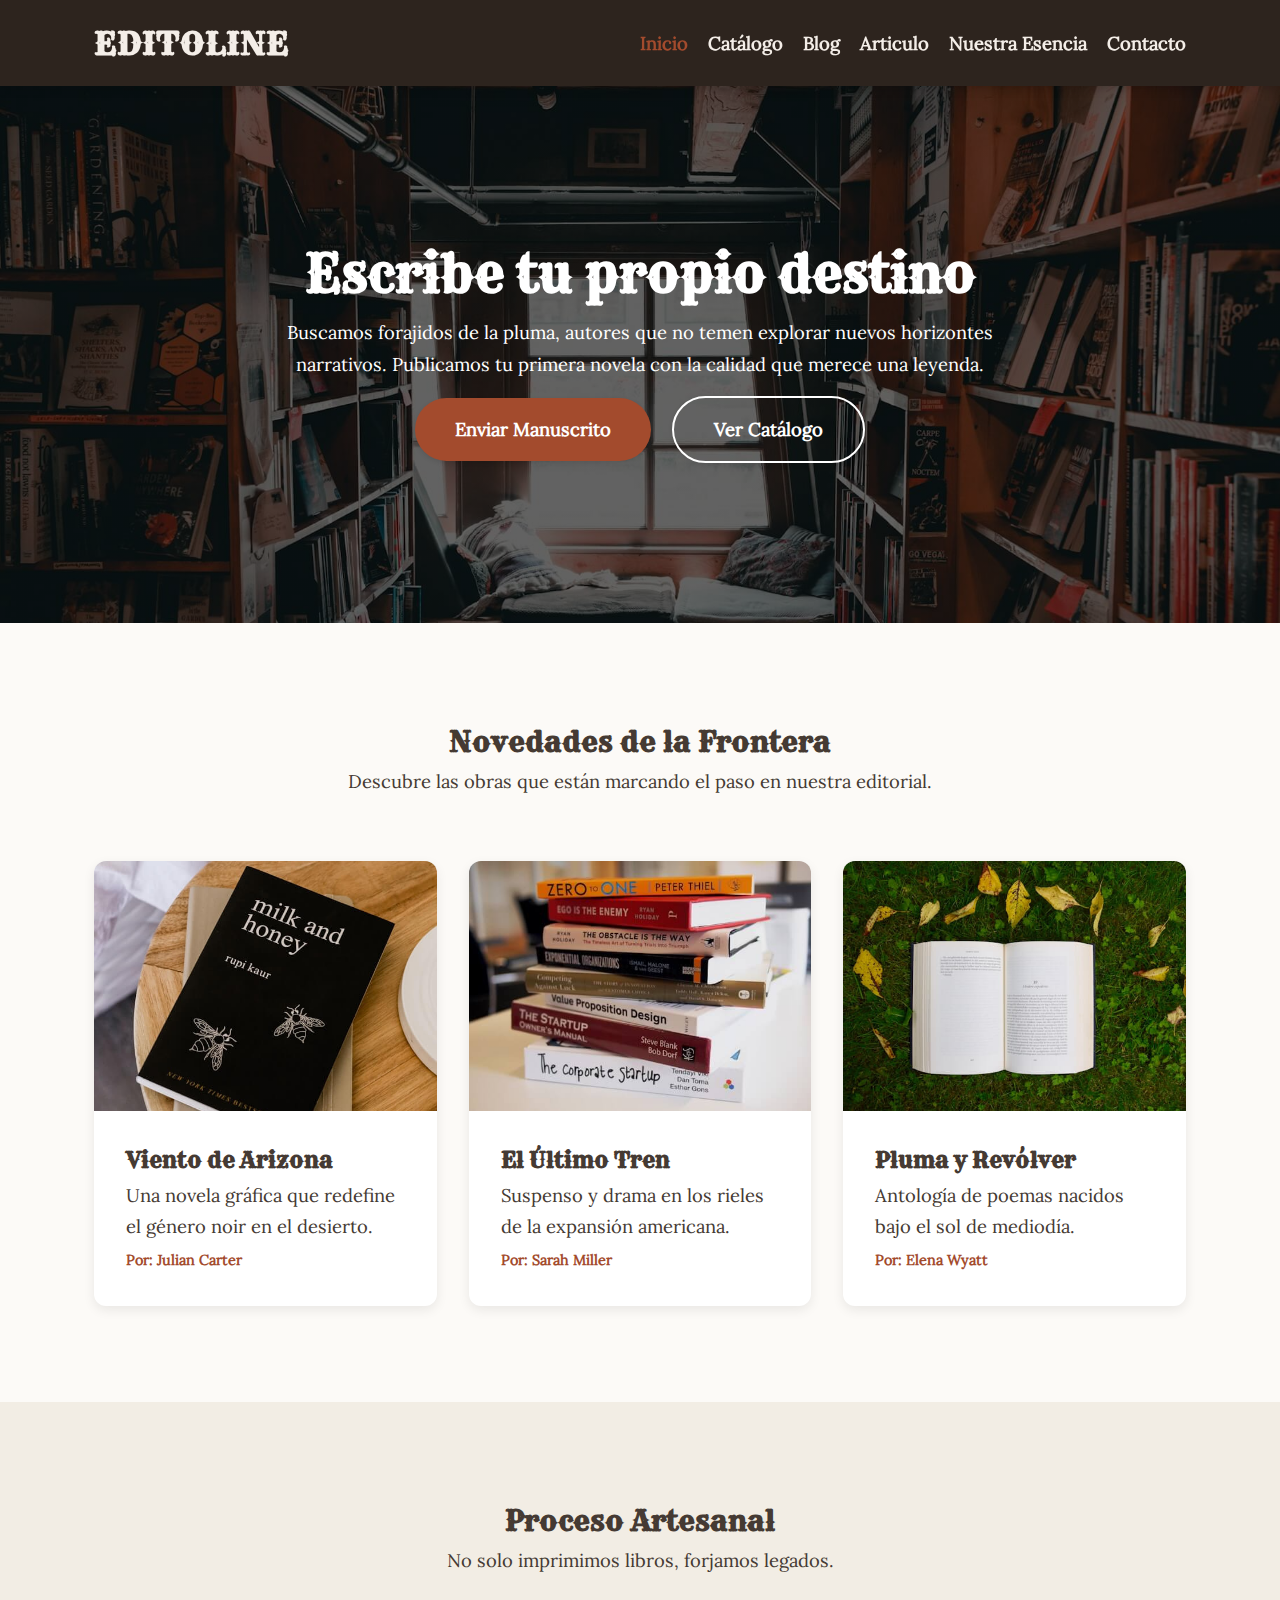
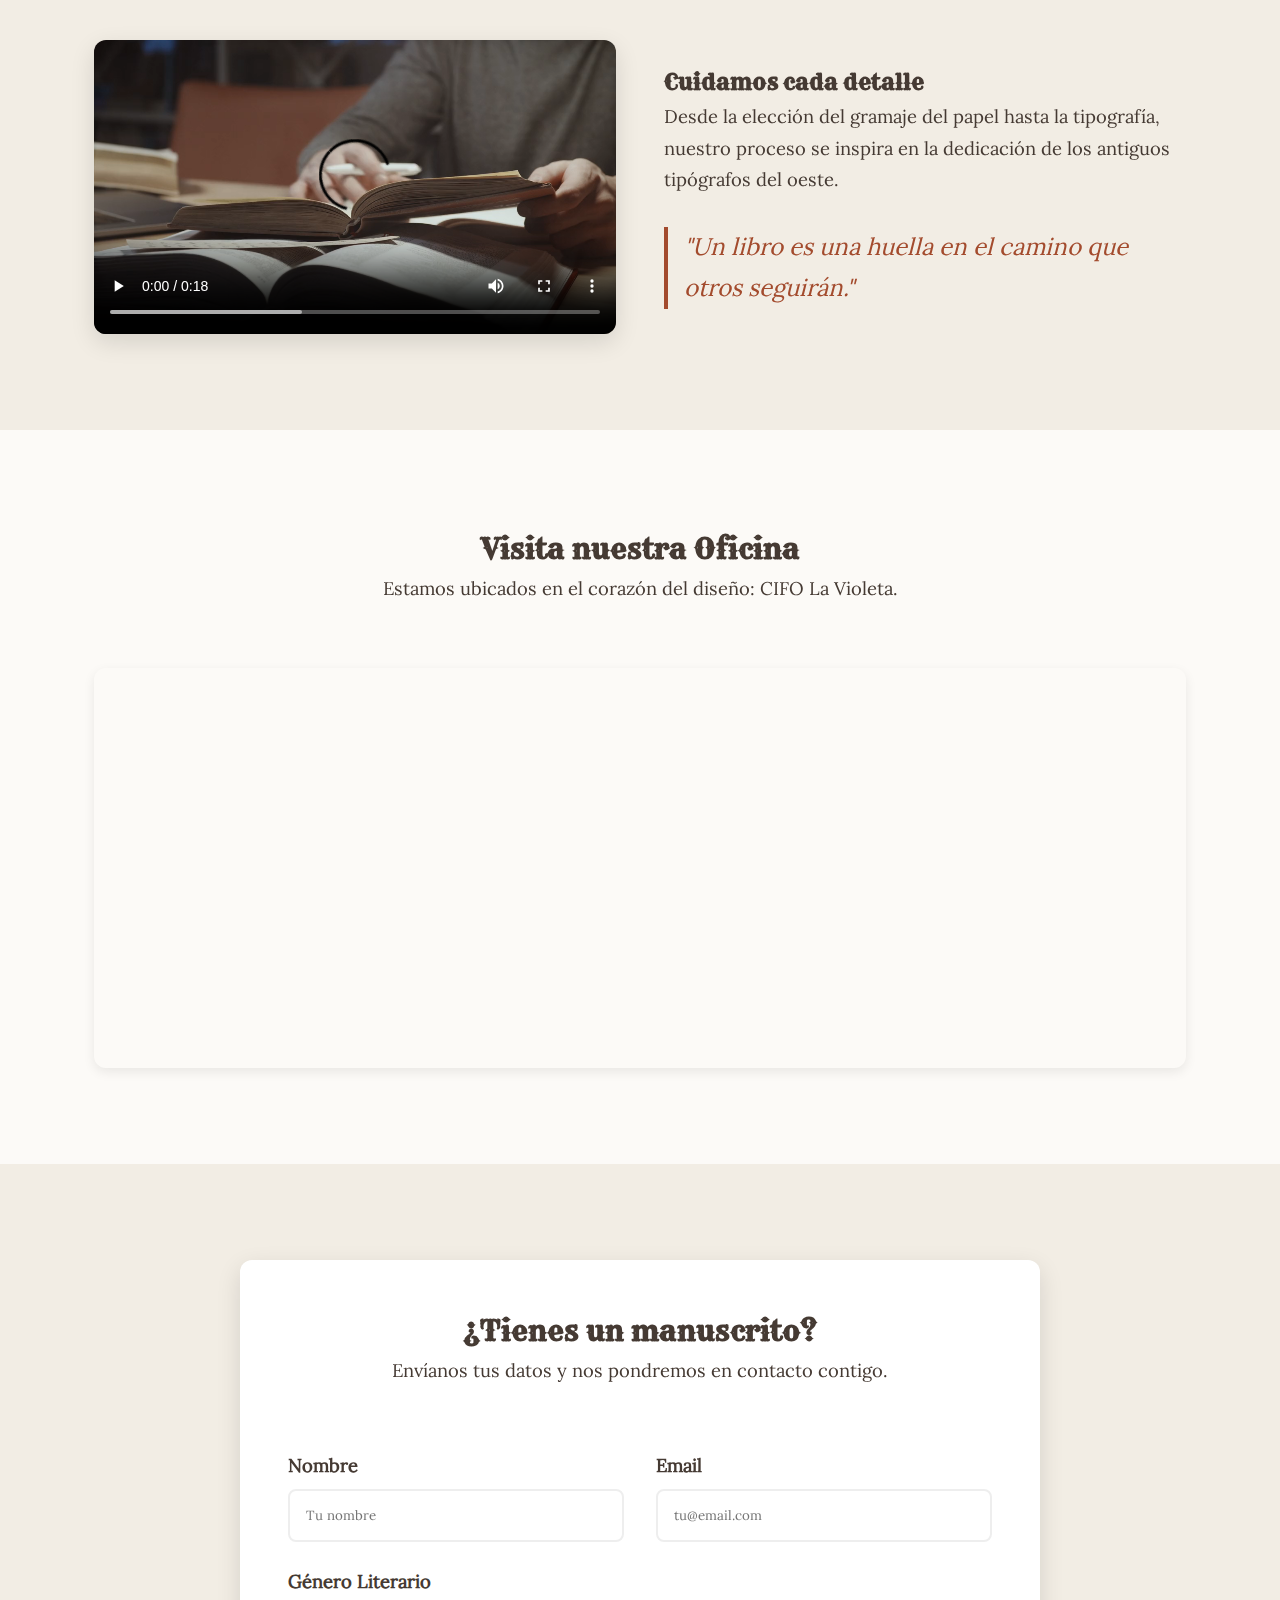
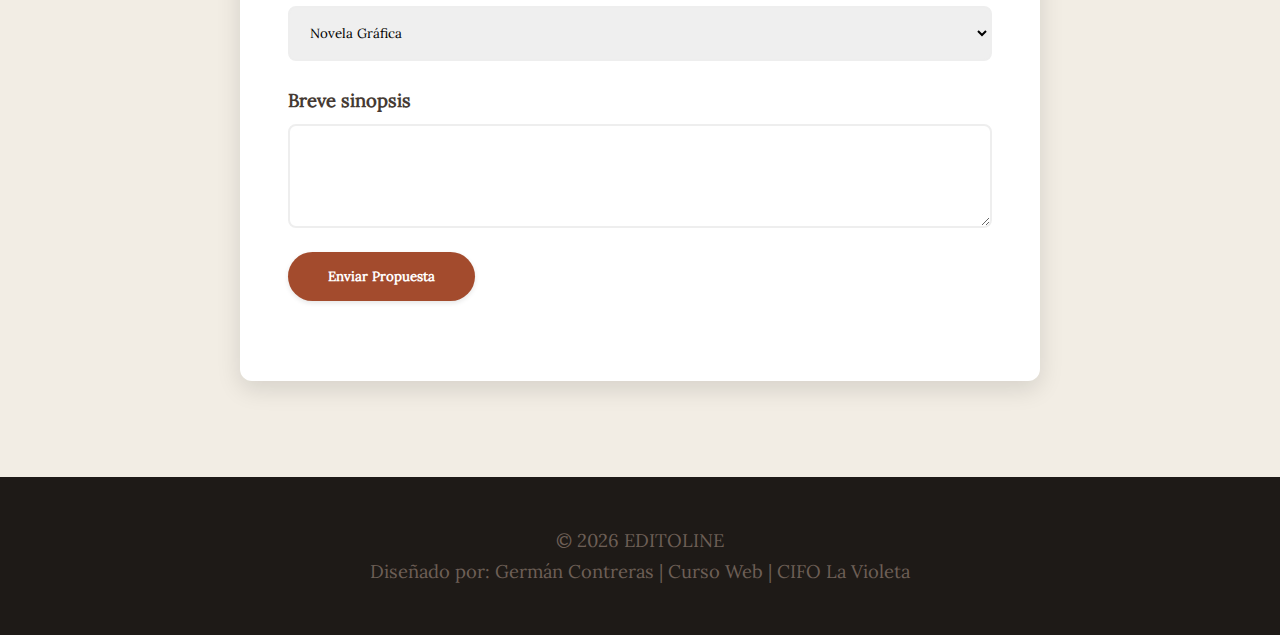
<file: index.html>
<!DOCTYPE html>
<html lang="es">

<head>
    <meta charset="UTF-8">
    <meta name="viewport" content="width=device-width, initial-scale=1.0">
    <meta name="description" content="EDITOLINE - Editorial de autores noveles con estilo Western Moderno.">
    <title>EDITOLINE | Editorial de Nuevos Talentos</title>
    <link rel="stylesheet" href="css/styles.css">
</head>

<body>
    <!-- Header -->
    <header>
        <div class="container header-flex">

            <a href="/">
                <h1>EDITOLINE</h1>
            </a>

            <nav>
                <div id="toggle">
                    <input type="checkbox" id="menu">
                    <label for="menu"> <span class="icon"></span> </label>
                    <ul>
                        <li><a href="#" class="active">Inicio</a></li>
                        <li><a href="catalago.html">Catálogo</a></li>
                        <li><a href="blog.html">Blog</a></li>
                        <li><a href="articulo.html">Articulo</a></li>
                        <li><a href="nosotros.html">Nuestra Esencia</a></li>
                        <li><a href="/#contacto">Contacto</a></li>
                    </ul>
                </div>

                <div id="laptop">
                    <ul>
                        <li><a href="#" class="active">Inicio</a></li>
                        <li><a href="catalago.html">Catálogo</a></li>
                        <li><a href="blog.html">Blog</a></li>
                        <li><a href="articulo.html">Articulo</a></li>
                        <li><a href="nosotros.html">Nuestra Esencia</a></li>
                        <li><a href="/#contacto">Contacto</a></li>
                    </ul>
                </div>
            </nav>
        </div>
    </header>

    <!-- Main -->
    <main>

        <!-- Hero -->
        <section class="hero"
            style="background-image: linear-gradient(rgba(0,0,0,0.6), rgba(0,0,0,0.6)), url('assets/images/hero1.jpg');">
            <div class="container">
                <div class="hero-content">
                    <h2>Escribe tu propio destino</h2>
                    <p>Buscamos forajidos de la pluma, autores que no temen explorar nuevos horizontes narrativos.
                        Publicamos tu primera novela con la calidad que merece una leyenda.</p>
                    <div class="hero-actions">
                        <a href="#contacto" class="btn-primary">Enviar Manuscrito</a>
                        <a href="catalago.html" class="btn-secondary">Ver Catálogo</a>
                    </div>
                </div>
            </div>
        </section>

        <!-- Featured -->
        <section class="featured">
            <div class="container">
                <div class="section-header">
                    <h2>Novedades de la Frontera</h2>
                    <p>Descubre las obras que están marcando el paso en nuestra editorial.</p>
                </div>
                <div class="card-grid">
                    <article class="card">
                        <img src="assets/images/featured1.jpeg" alt="Libro 1">
                        <div class="card-body">
                            <h3>Viento de Arizona</h3>
                            <p>Una novela gráfica que redefine el género noir en el desierto.</p>
                            <span class="author">Por: Julian Carter</span>
                        </div>
                    </article>
                    <article class="card">
                        <img src="assets/images/featured2.jpeg" alt="Libro 2">
                        <div class="card-body">
                            <h3>El Último Tren</h3>
                            <p>Suspenso y drama en los rieles de la expansión americana.</p>
                            <span class="author">Por: Sarah Miller</span>
                        </div>
                    </article>
                    <article class="card">
                        <img src="assets/images/featured3.jpeg" alt="Libro 3">
                        <div class="card-body">
                            <h3>Pluma y Revólver</h3>
                            <p>Antología de poemas nacidos bajo el sol de mediodía.</p>
                            <span class="author">Por: Elena Wyatt</span>
                        </div>
                    </article>
                </div>
            </div>
        </section>

        <!-- Media -->
        <section class="media">
            <div class="container">
                <div class="section-header">
                    <h2>Proceso Artesanal</h2>
                    <p>No solo imprimimos libros, forjamos legados.</p>
                </div>
                <div class="media-container">
                    <div class="video-card">
                        <video controls aria-label="Video del proceso editorial">
                            <source src="assets/videos/video.mp4" type="video/mp4">
                        </video>
                    </div>
                    <div class="media-text">
                        <h3>Cuidamos cada detalle</h3>
                        <p>Desde la elección del gramaje del papel hasta la tipografía, nuestro proceso se inspira en la
                            dedicación de los antiguos tipógrafos del oeste.</p>
                        <blockquote>"Un libro es una huella en el camino que otros seguirán."</blockquote>
                    </div>
                </div>
            </div>
        </section>

        <!-- Location -->
        <section class="location">
            <div class="container">
                <div class="section-header">
                    <h2>Visita nuestra Oficina</h2>
                    <p>Estamos ubicados en el corazón del diseño: CIFO La Violeta.</p>
                </div>
                <div class="map-wrapper">
                    <iframe
                        src="https://www.google.com/maps/embed?pb=!1m18!1m12!1m3!1d2990.274025114197!2d2.1818780765956084!3d41.45548679178494!2m3!1f0!2f0!3f0!3m2!1i1024!2i768!4f13.1!3m3!1m2!1s0x12a4bc036a187769%3A0x673c914b107e3846!2sCIFO%20La%20Violeta!5e0!3m2!1ses!2ses!4v1700000000000!5m2!1ses!2ses"
                        width="600" height="450" style="border:0;" allowfullscreen="" loading="lazy"></iframe>
                </div>
            </div>
        </section>

        <!-- Contact -->
        <section id="contacto" class="contact">
            <div class="container">
                <div class="contact-box">
                    <div class="section-header">
                        <h2>¿Tienes un manuscrito?</h2>
                        <p>Envíanos tus datos y nos pondremos en contacto contigo.</p>
                    </div>
                    <form action="#" method="post" id="formulario" name="formulario">
                        <div class="form-row">
                            <div class="form-group">
                                <label for="name">Nombre</label>
                                <input type="text" id="name" placeholder="Tu nombre">
                            </div>
                            <div class="form-group">
                                <label for="email">Email</label>
                                <input type="email" id="email" placeholder="tu@email.com">
                            </div>
                        </div>
                        <div class="form-group">
                            <label for="interest">Género Literario</label>
                            <select id="interest">
                                <option>Novela Gráfica</option>
                                <option>Novela Histórica</option>
                                <option>Poesía</option>
                                <option>Otros</option>
                            </select>
                        </div>
                        <div class="form-group">
                            <label for="msg">Breve sinopsis</label>
                            <textarea id="msg" rows="4"></textarea>
                        </div>
                        <button type="submit" class="btn-primary">Enviar Propuesta</button>
                    </form>
                </div>
            </div>
        </section>

    </main>

    <!-- Footer -->
    <footer>
        <div class="container">
            <p>© 2026 EDITOLINE</p>
            <p>Diseñado por: Germán Contreras | Curso Web | CIFO La Violeta</p>
        </div>
    </footer>

</body>

</html>
</file>
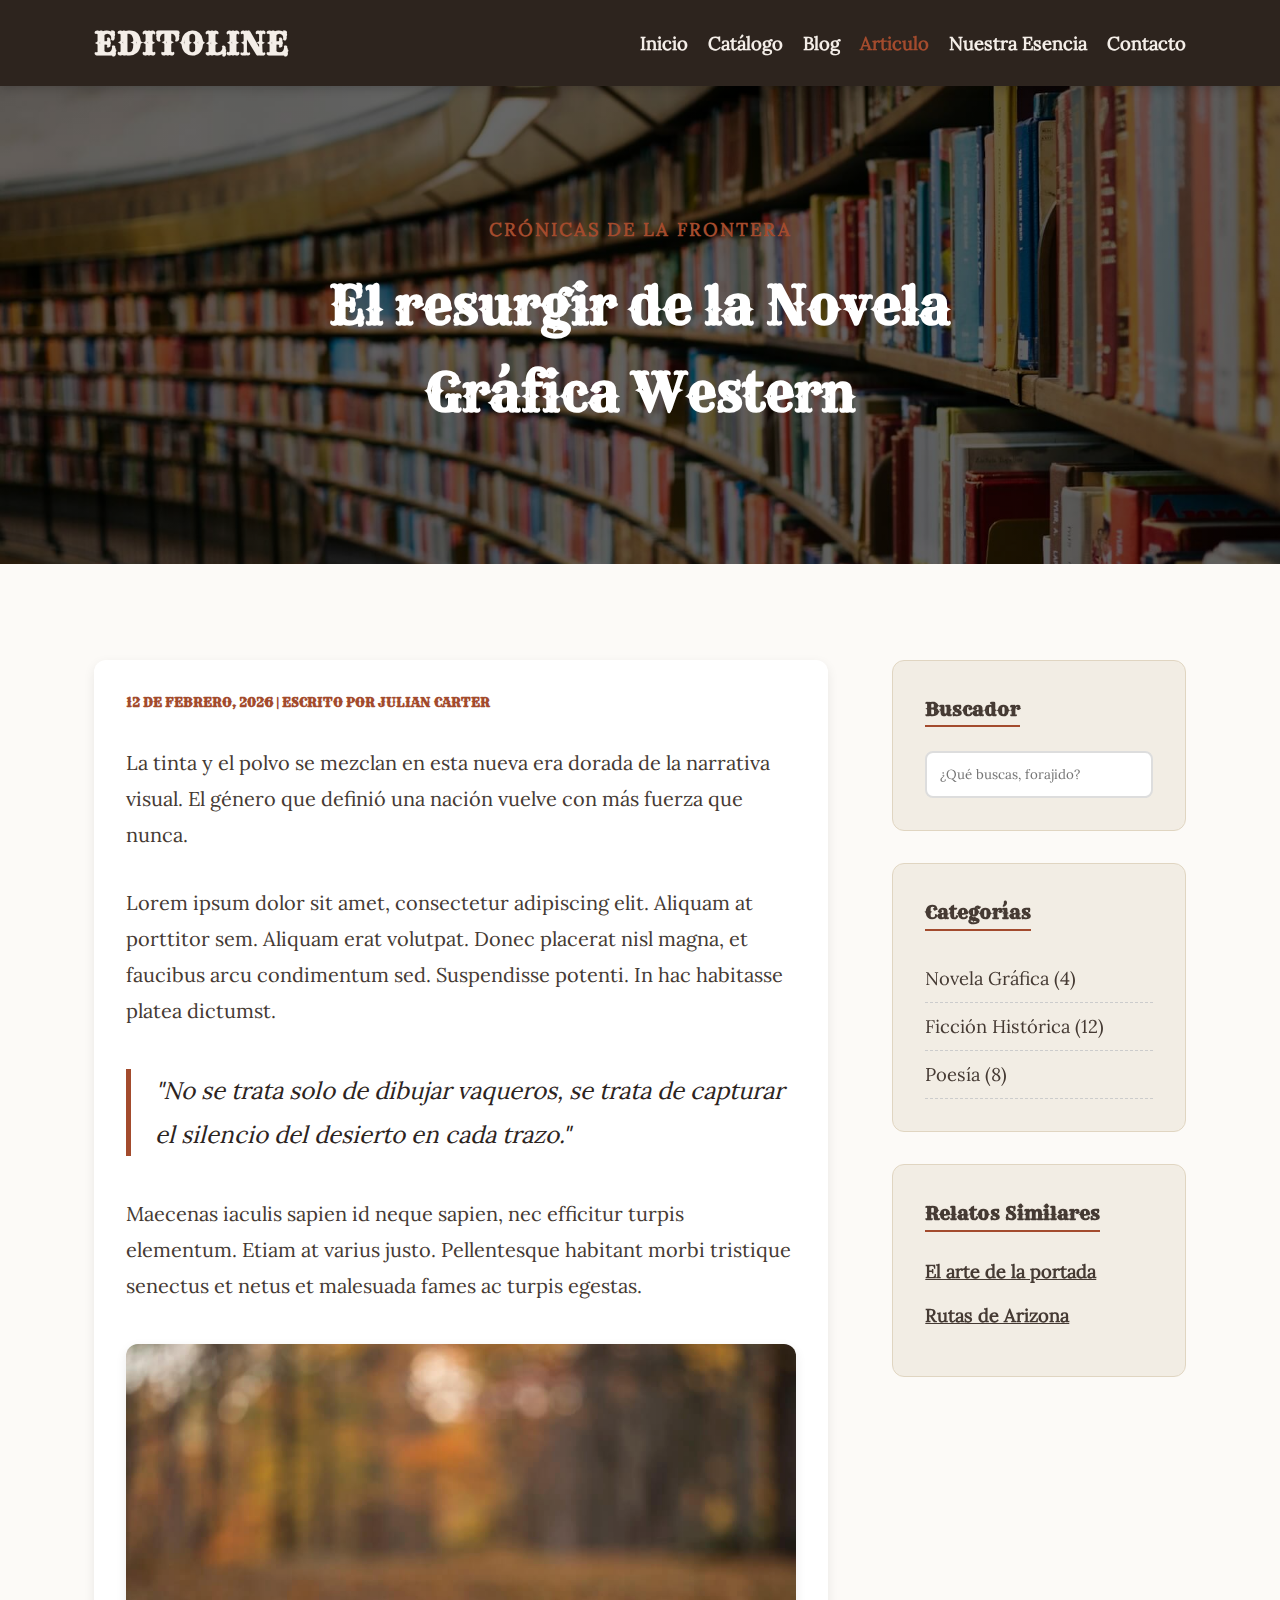
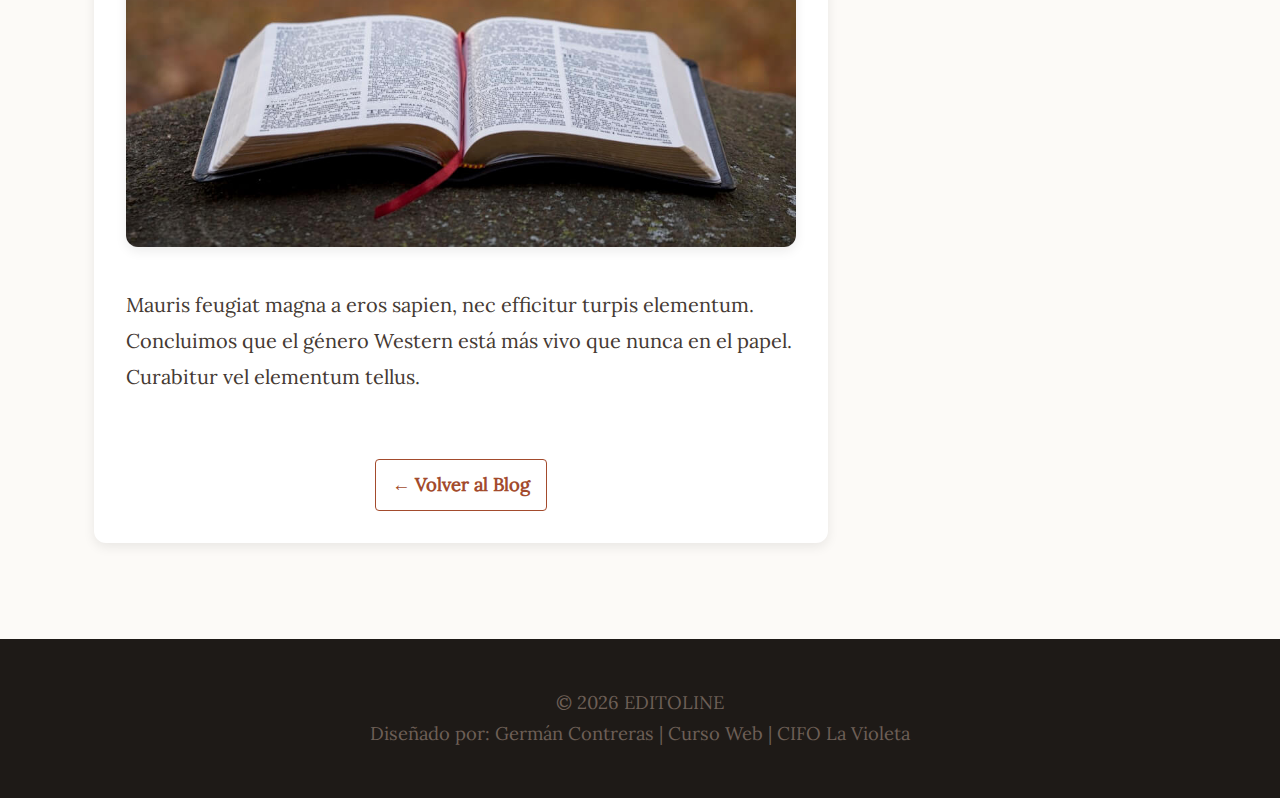
<file: articulo.html>
<!DOCTYPE html>
<html lang="es">

<head>
    <meta charset="UTF-8">
    <meta name="viewport" content="width=device-width, initial-scale=1.0">
    <meta name="description" content="EDITOLINE - Editorial de autores noveles con estilo Western Moderno.">
    <title>EDITOLINE | Editorial de Nuevos Talentos</title>
    <link rel="stylesheet" href="css/styles.css">
</head>

<body>
    <!-- Header -->
    <header>
        <div class="container header-flex">

            <a href="/">
                <h1>EDITOLINE</h1>
            </a>

            <nav>
                <div id="toggle">
                    <input type="checkbox" id="menu">
                    <label for="menu"> <span class="icon"></span> </label>
                    <ul>
                        <li><a href="/">Inicio</a></li>
                        <li><a href="catalago.html">Catálogo</a></li>
                        <li><a href="blog.html">Blog</a></li>
                        <li><a href="#" class="active">Articulo</a></li>
                        <li><a href="nosotros.html">Nuestra Esencia</a></li>
                        <li><a href="/#contacto">Contacto</a></li>
                    </ul>
                </div>

                <div id="laptop">
                    <ul>
                        <li><a href="/">Inicio</a></li>
                        <li><a href="catalago.html">Catálogo</a></li>
                        <li><a href="blog.html">Blog</a></li>
                        <li><a href="#" class="active">Articulo</a></li>
                        <li><a href="nosotros.html">Nuestra Esencia</a></li>
                        <li><a href="/#contacto">Contacto</a></li>
                    </ul>
                </div>
            </nav>
        </div>
    </header>

    <!-- Main -->
    <main>

        <section class="hero"
            style="background-image: linear-gradient(rgba(0,0,0,0.6), rgba(0,0,0,0.6)), url('assets/images/hero2.jpg');">
            <div class="container">
                <div class="hero-content">
                    <span>Crónicas
                        de la Frontera</span>
                    <h2>El resurgir de la Novela Gráfica Western</h2>
                </div>
            </div>
        </section>

        <div class="blog-page">
            <div class="container blog-flex-layout">

                <div class="blog-main-content">
                    <article class="blog-entry">
                        <div class="entry-body">
                            <h2 class="entry-meta">12 de Febrero, 2026 | Escrito por Julian Carter</h2>

                            <div class="article-text">
                                <p>
                                    La tinta y el polvo se mezclan en esta nueva era dorada de la narrativa visual. El
                                    género que definió una nación vuelve con más fuerza que nunca.
                                </p>

                                <p>
                                    Lorem ipsum dolor sit amet, consectetur adipiscing elit. Aliquam at porttitor sem.
                                    Aliquam erat volutpat. Donec placerat nisl magna, et faucibus arcu condimentum sed.
                                    Suspendisse potenti. In hac habitasse platea dictumst.
                                </p>

                                <blockquote>
                                    "No se trata solo de dibujar vaqueros, se trata de capturar el silencio del desierto
                                    en cada trazo."
                                </blockquote>

                                <p>
                                    Maecenas iaculis sapien id neque sapien, nec efficitur turpis elementum. Etiam at
                                    varius justo. Pellentesque habitant morbi tristique senectus et netus et malesuada
                                    fames ac turpis egestas.
                                </p>

                                <img src="assets/images/article.jpeg" alt="Ilustración">

                                <p>
                                    Mauris feugiat magna a eros sapien, nec efficitur turpis elementum. Concluimos que
                                    el género Western está más vivo que nunca en el papel. Curabitur vel elementum
                                    tellus.
                                </p>
                            </div>

                            <div class="blog-pagination">
                                <a href="blog.html" class="page-btn">← Volver al Blog</a>
                            </div>
                        </div>
                    </article>
                </div>

                <aside class="blog-sidebar">
                    <div class="sidebar-widget">
                        <h3>Buscador</h3>
                        <div class="search-box">
                            <input type="text" placeholder="¿Qué buscas, forajido?">
                        </div>
                    </div>

                    <div class="sidebar-widget">
                        <h3>Categorías</h3>
                        <ul class="widget-list">
                            <li><a href="#">Novela Gráfica <span>(4)</span></a></li>
                            <li><a href="#">Ficción Histórica <span>(12)</span></a></li>
                            <li><a href="#">Poesía <span>(8)</span></a></li>
                        </ul>
                    </div>

                    <div class="sidebar-widget">
                        <h3>Relatos Similares</h3>
                        <div class="mini-post">
                            <a href="#">El arte de la portada</a>
                            <a href="#">Rutas de Arizona</a>
                        </div>
                    </div>
                </aside>

            </div>
        </div>

    </main>

    <!-- Footer -->
    <footer>
        <div class="container">
            <p>© 2026 EDITOLINE</p>
            <p>Diseñado por: Germán Contreras | Curso Web | CIFO La Violeta</p>
        </div>
    </footer>

</body>

</html>
</file>
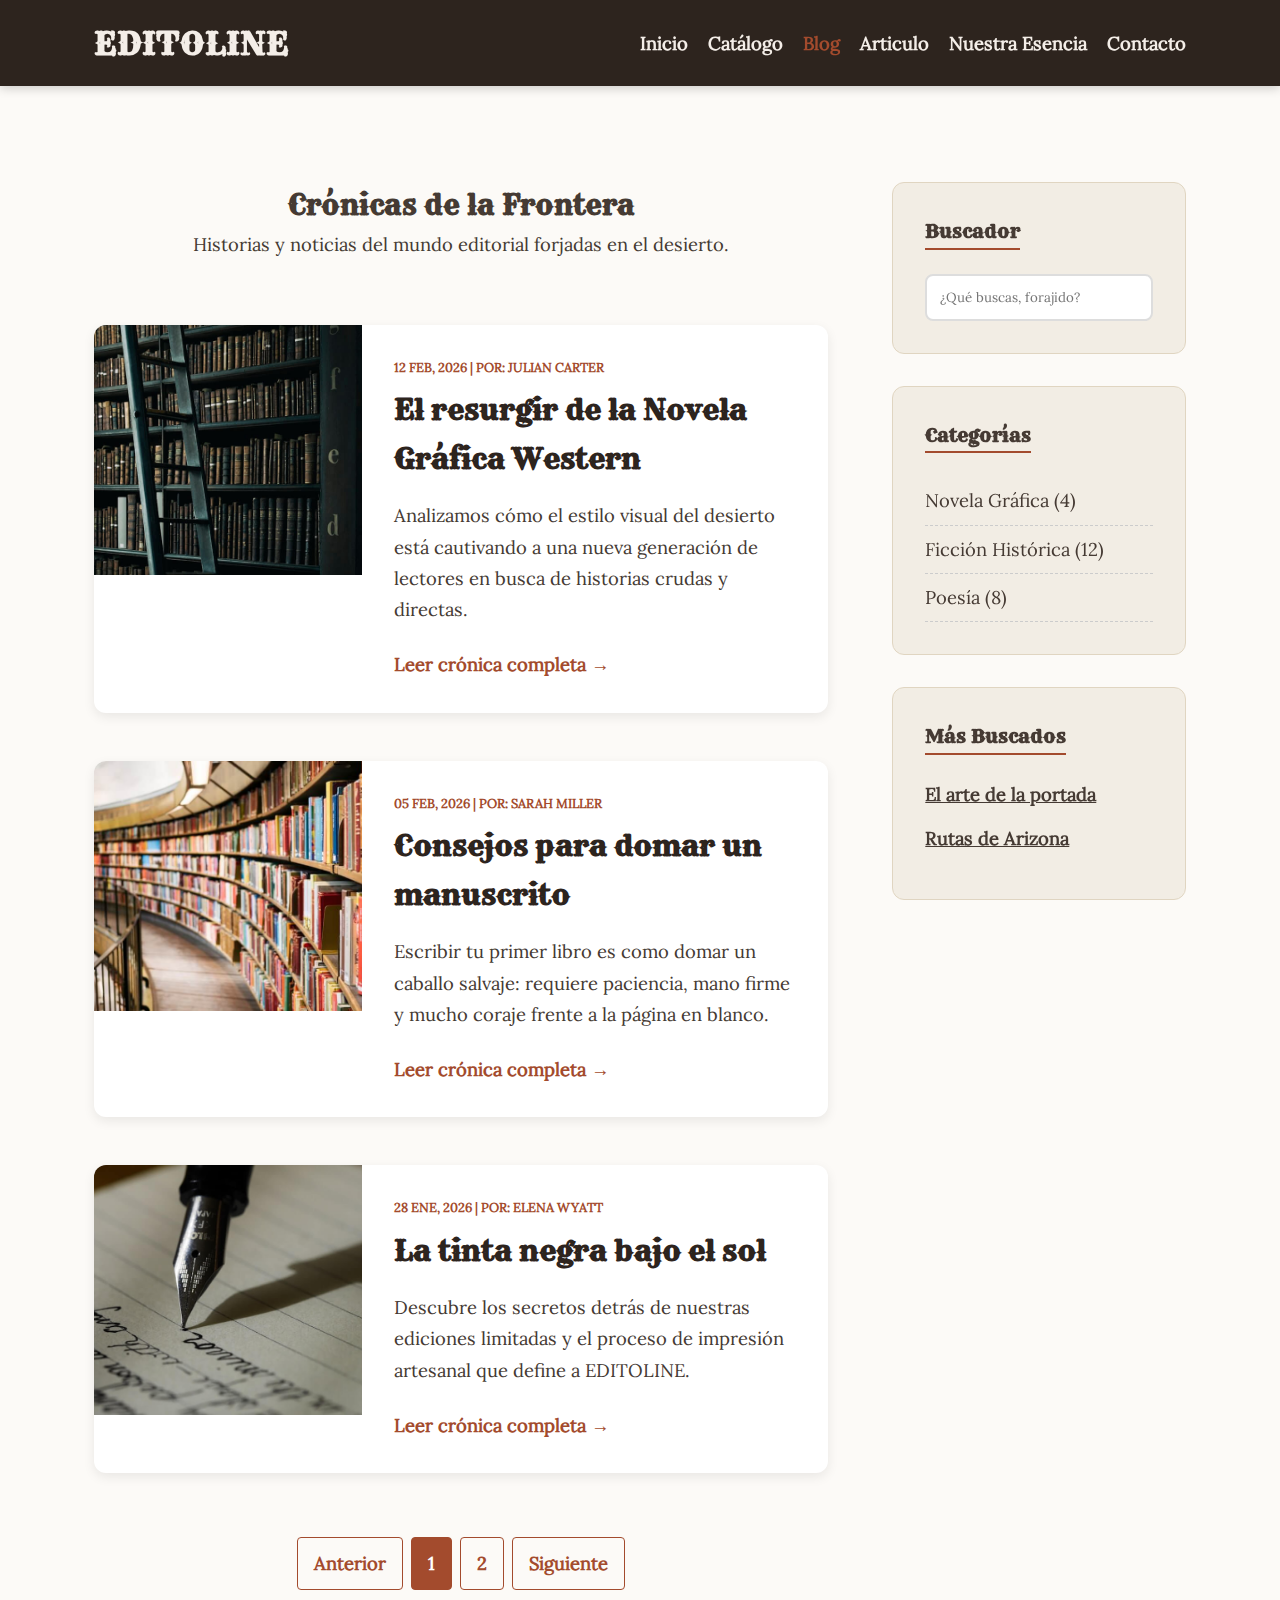
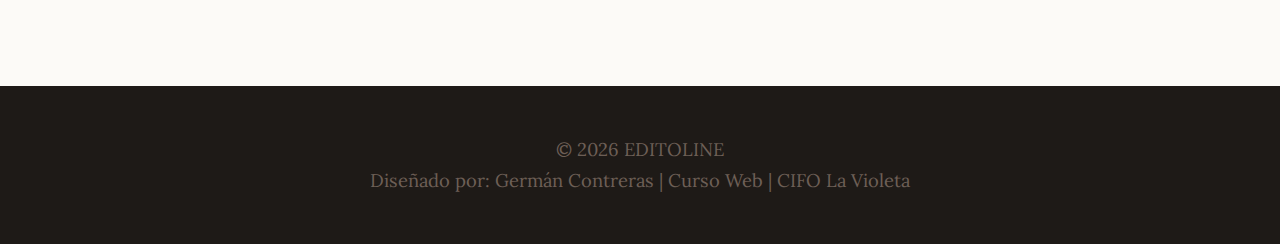
<file: blog.html>
<!DOCTYPE html>
<html lang="es">

<head>
    <meta charset="UTF-8">
    <meta name="viewport" content="width=device-width, initial-scale=1.0">
    <meta name="description" content="EDITOLINE - Editorial de autores noveles con estilo Western Moderno.">
    <title>EDITOLINE | Editorial de Nuevos Talentos</title>
    <link rel="stylesheet" href="css/styles.css">
</head>

<body>
    <!-- Header -->
    <header>
        <div class="container header-flex">

            <a href="/">
                <h1>EDITOLINE</h1>
            </a>

            <nav>
                <div id="toggle">
                    <input type="checkbox" id="menu">
                    <label for="menu"> <span class="icon"></span> </label>
                    <ul>
                        <li><a href="/">Inicio</a></li>
                        <li><a href="catalago.html">Catálogo</a></li>
                        <li><a href="#" class="active">Blog</a></li>
                        <li><a href="articulo.html">Articulo</a></li>
                        <li><a href="nosotros.html">Nuestra Esencia</a></li>
                        <li><a href="/#contacto">Contacto</a></li>
                    </ul>
                </div>

                <div id="laptop">
                    <ul>
                        <li><a href="/">Inicio</a></li>
                        <li><a href="catalago.html">Catálogo</a></li>
                        <li><a href="#" class="active">Blog</a></li>
                        <li><a href="articulo.html">Articulo</a></li>
                        <li><a href="nosotros.html">Nuestra Esencia</a></li>
                        <li><a href="/#contacto">Contacto</a></li>
                    </ul>
                </div>
            </nav>
        </div>
    </header>

    <!-- Main -->
    <main>
        <div class="blog-page">
            <div class="container blog-flex-layout">

                <section class="blog-main-content">
                    <div class="section-header">
                        <h2>Crónicas de la Frontera</h2>
                        <p>Historias y noticias del mundo editorial forjadas en el desierto.</p>
                    </div>

                    <div class="posts-container">
                        <article class="blog-entry">
                            <div class="entry-image">
                                <img src="assets/images/featured8.jpeg" alt="Post 1">
                            </div>
                            <div class="entry-body">
                                <span class="entry-meta">12 Feb, 2026 | Por: Julian Carter</span>
                                <h3>El resurgir de la Novela Gráfica Western</h3>
                                <p>Analizamos cómo el estilo visual del desierto está cautivando a una nueva generación
                                    de lectores en busca de historias crudas y directas.</p>
                                <a href="articulo.html" class="read-more">Leer crónica completa →</a>
                            </div>
                        </article>

                        <article class="blog-entry">
                            <div class="entry-image">
                                <img src="assets/images/featured9.jpeg" alt="Post 2">
                            </div>
                            <div class="entry-body">
                                <span class="entry-meta">05 Feb, 2026 | Por: Sarah Miller</span>
                                <h3>Consejos para domar un manuscrito</h3>
                                <p>Escribir tu primer libro es como domar un caballo salvaje: requiere paciencia, mano
                                    firme y mucho coraje frente a la página en blanco.</p>
                                <a href="articulo.html" class="read-more">Leer crónica completa →</a>
                            </div>
                        </article>

                        <article class="blog-entry">
                            <div class="entry-image">
                                <img src="assets/images/featured10.jpeg" alt="Post 3">
                            </div>
                            <div class="entry-body">
                                <span class="entry-meta">28 Ene, 2026 | Por: Elena Wyatt</span>
                                <h3>La tinta negra bajo el sol</h3>
                                <p>Descubre los secretos detrás de nuestras ediciones limitadas y el proceso de
                                    impresión artesanal que define a EDITOLINE.</p>
                                <a href="articulo.html" class="read-more">Leer crónica completa →</a>
                            </div>
                        </article>
                    </div>

                    <div class="blog-pagination">
                        <a href="#" class="page-btn prev">Anterior</a>
                        <a href="#" class="page-number active">1</a>
                        <a href="#" class="page-number">2</a>
                        <a href="#" class="page-btn next">Siguiente</a>
                    </div>
                </section>

                <aside class="blog-sidebar">
                    <div class="sidebar-widget">
                        <h3>Buscador</h3>
                        <div class="search-box">
                            <input type="text" placeholder="¿Qué buscas, forajido?">
                        </div>
                    </div>

                    <div class="sidebar-widget">
                        <h3>Categorías</h3>
                        <ul class="widget-list">
                            <li><a href="#">Novela Gráfica <span>(4)</span></a></li>
                            <li><a href="#">Ficción Histórica <span>(12)</span></a></li>
                            <li><a href="#">Poesía <span>(8)</span></a></li>
                        </ul>
                    </div>

                    <div class="sidebar-widget">
                        <h3>Más Buscados</h3>
                        <div class="mini-post">
                            <a href="#">El arte de la portada</a>
                            <a href="#">Rutas de Arizona</a>
                        </div>
                    </div>
                </aside>

            </div>
        </div>
    </main>

    <!-- Footer -->
    <footer>
        <div class="container">
            <p>© 2026 EDITOLINE</p>
            <p>Diseñado por: Germán Contreras | Curso Web | CIFO La Violeta</p>
        </div>
    </footer>

</body>

</html>
</file>
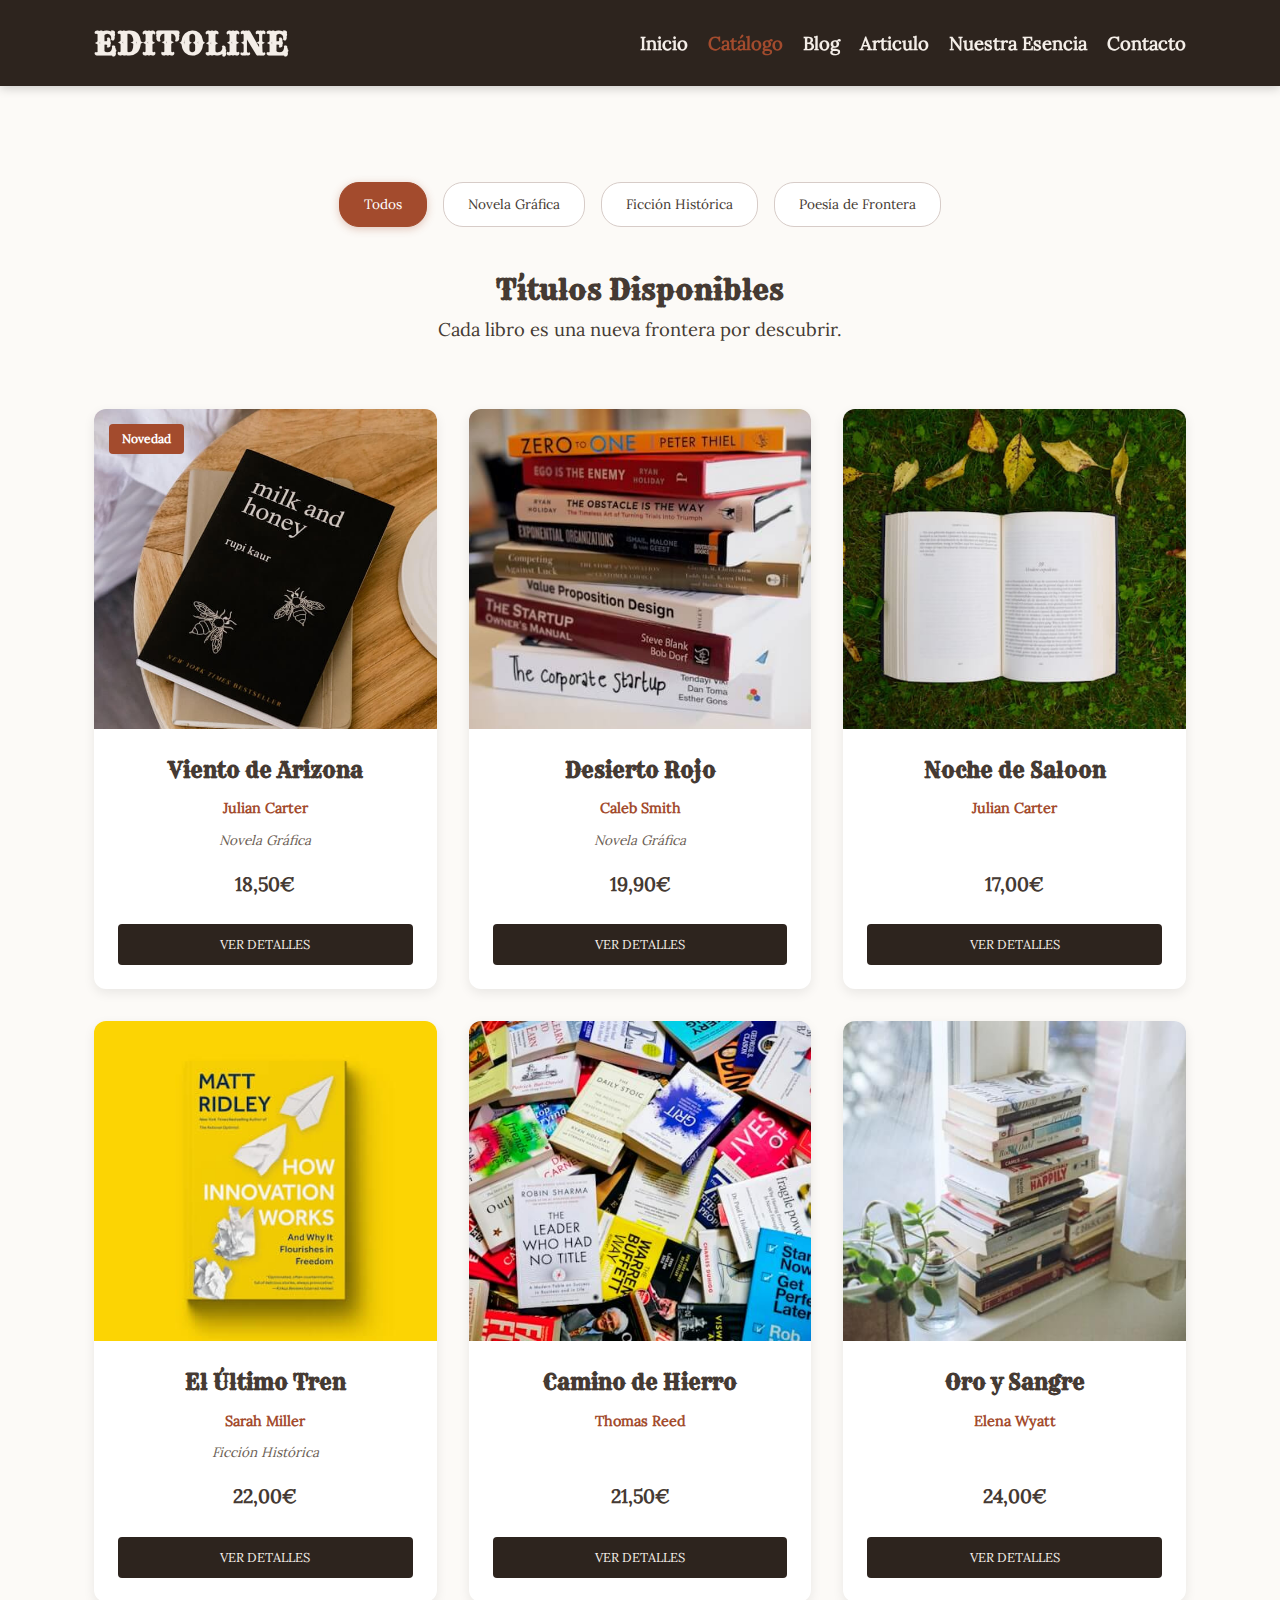
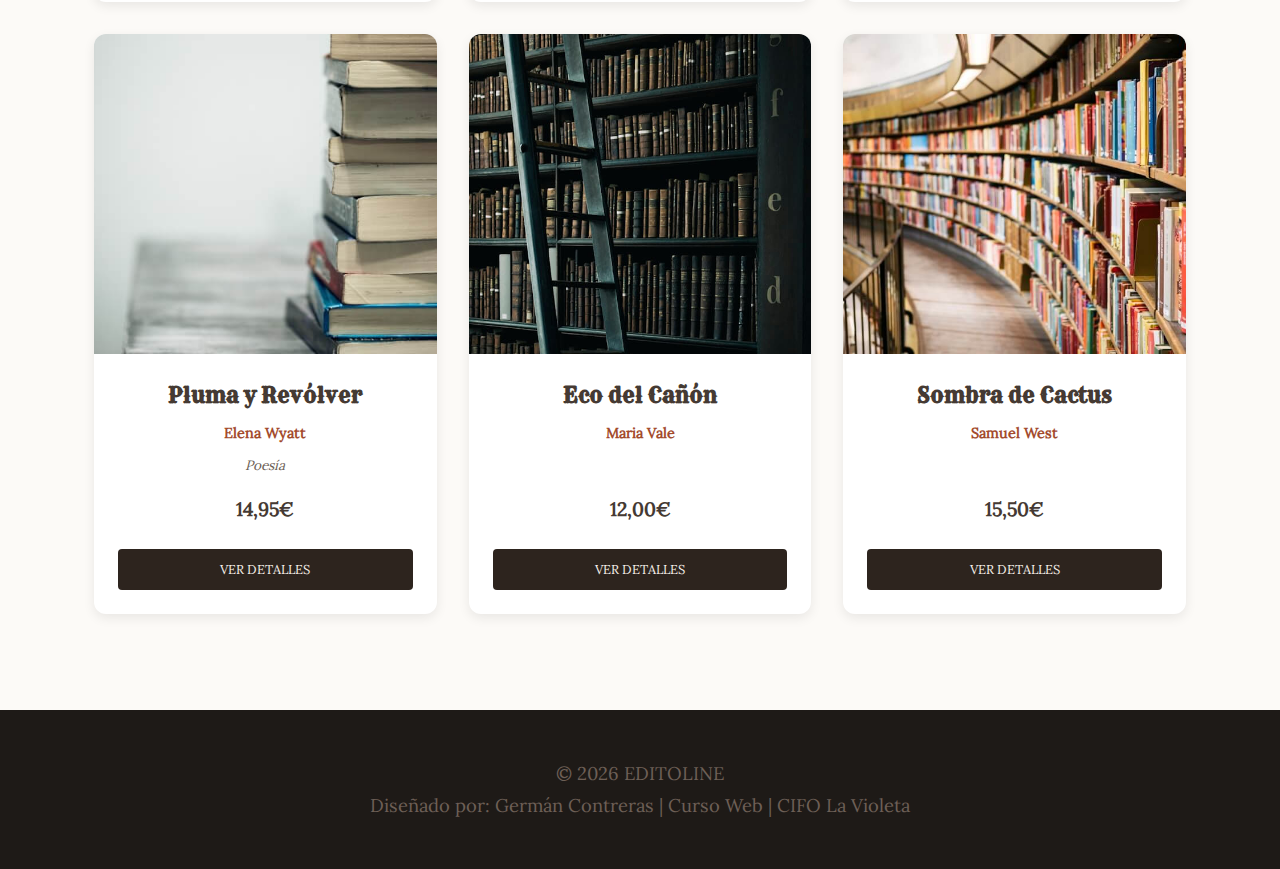
<file: catalago.html>
<!DOCTYPE html>
<html lang="es">

<head>
    <meta charset="UTF-8">
    <meta name="viewport" content="width=device-width, initial-scale=1.0">
    <meta name="description" content="EDITOLINE - Editorial de autores noveles con estilo Western Moderno.">
    <title>EDITOLINE | Editorial de Nuevos Talentos</title>
    <link rel="stylesheet" href="css/styles.css">
</head>

<body>
    <!-- Header -->
    <header>
        <div class="container header-flex">

            <a href="/">
                <h1>EDITOLINE</h1>
            </a>

            <nav>
                <div id="toggle">
                    <input type="checkbox" id="menu">
                    <label for="menu"> <span class="icon"></span> </label>
                    <ul>
                        <li><a href="/">Inicio</a></li>
                        <li><a href="#" class="active">Catálogo</a></li>
                        <li><a href="blog.html">Blog</a></li>
                        <li><a href="articulo.html">Articulo</a></li>
                        <li><a href="nosotros.html">Nuestra Esencia</a></li>
                        <li><a href="/#contacto">Contacto</a></li>
                    </ul>
                </div>

                <div id="laptop">
                    <ul>
                        <li><a href="/">Inicio</a></li>
                        <li><a href="#" class="active">Catálogo</a></li>
                        <li><a href="blog.html">Blog</a></li>
                        <li><a href="articulo.html">Articulo</a></li>
                        <li><a href="nosotros.html">Nuestra Esencia</a></li>
                        <li><a href="/#contacto">Contacto</a></li>
                    </ul>
                </div>
            </nav>
        </div>
    </header>

    <!-- Main -->
    <main>
        <section class="filters">
            <div class="container">
                <input type="radio" id="all" name="filter-books" checked>
                <input type="radio" id="novela" name="filter-books">
                <input type="radio" id="historia" name="filter-books">
                <input type="radio" id="poesia" name="filter-books">

                <div class="filter-bar">
                    <label for="all" class="filter-chip">Todos</label>
                    <label for="novela" class="filter-chip">Novela Gráfica</label>
                    <label for="historia" class="filter-chip">Ficción Histórica</label>
                    <label for="poesia" class="filter-chip">Poesía de Frontera</label>
                </div>

                <div class="section-header">
                    <h2>Títulos Disponibles</h2>
                    <p>Cada libro es una nueva frontera por descubrir.</p>
                </div>

                <div class="catalog-flex">
                    <article class="book-card novela">
                        <div class="book-badge">Novedad</div>
                        <img src="assets/images/featured1.jpeg" alt="Viento de Arizona">
                        <div class="book-info">
                            <h3>Viento de Arizona</h3>
                            <span class="book-author">Julian Carter</span>
                            <p class="book-genre">Novela Gráfica</p>
                            <p class="book-price">18,50€</p>
                            <a href="#" class="btn-card">Ver detalles</a>
                        </div>
                    </article>

                    <article class="book-card novela">
                        <img src="assets/images/featured2.jpeg" alt="Desierto Rojo">
                        <div class="book-info">
                            <h3>Desierto Rojo</h3>
                            <span class="book-author">Caleb Smith</span>
                            <p class="book-genre">Novela Gráfica</p>
                            <p class="book-price">19,90€</p>
                            <a href="#" class="btn-card">Ver detalles</a>
                        </div>
                    </article>

                    <article class="book-card novela">
                        <img src="assets/images/featured3.jpeg" alt="Noche de Saloon">
                        <div class="book-info">
                            <h3>Noche de Saloon</h3>
                            <span class="book-author">Julian Carter</span>
                            <p class="book-price">17,00€</p>
                            <a href="#" class="btn-card">Ver detalles</a>
                        </div>
                    </article>

                    <article class="book-card historia">
                        <img src="assets/images/featured4.jpeg" alt="El Último Tren">
                        <div class="book-info">
                            <h3>El Último Tren</h3>
                            <span class="book-author">Sarah Miller</span>
                            <p class="book-genre">Ficción Histórica</p>
                            <p class="book-price">22,00€</p>
                            <a href="#" class="btn-card">Ver detalles</a>
                        </div>
                    </article>

                    <article class="book-card historia">
                        <img src="assets/images/featured5.jpeg" alt="Camino de Hierro">
                        <div class="book-info">
                            <h3>Camino de Hierro</h3>
                            <span class="book-author">Thomas Reed</span>
                            <p class="book-price">21,50€</p>
                            <a href="#" class="btn-card">Ver detalles</a>
                        </div>
                    </article>

                    <article class="book-card historia">
                        <img src="assets/images/featured6.jpeg" alt="Oro y Sangre">
                        <div class="book-info">
                            <h3>Oro y Sangre</h3>
                            <span class="book-author">Elena Wyatt</span>
                            <p class="book-price">24,00€</p>
                            <a href="#" class="btn-card">Ver detalles</a>
                        </div>
                    </article>

                    <article class="book-card poesia">
                        <img src="assets/images/featured7.jpeg" alt="Pluma y Revólver">
                        <div class="book-info">
                            <h3>Pluma y Revólver</h3>
                            <span class="book-author">Elena Wyatt</span>
                            <p class="book-genre">Poesía</p>
                            <p class="book-price">14,95€</p>
                            <a href="#" class="btn-card">Ver detalles</a>
                        </div>
                    </article>

                    <article class="book-card poesia">
                        <img src="assets/images/featured8.jpeg" alt="Eco del Cañón">
                        <div class="book-info">
                            <h3>Eco del Cañón</h3>
                            <span class="book-author">Maria Vale</span>
                            <p class="book-price">12,00€</p>
                            <a href="#" class="btn-card">Ver detalles</a>
                        </div>
                    </article>

                    <article class="book-card poesia">
                        <img src="assets/images/featured9.jpeg" alt="Sombra de Cactus">
                        <div class="book-info">
                            <h3>Sombra de Cactus</h3>
                            <span class="book-author">Samuel West</span>
                            <p class="book-price">15,50€</p>
                            <a href="#" class="btn-card">Ver detalles</a>
                        </div>
                    </article>
                </div>
            </div>
        </section>
    </main>

    <!-- Footer -->
    <footer>
        <div class="container">
            <p>© 2026 EDITOLINE</p>
            <p>Diseñado por: Germán Contreras | Curso Web | CIFO La Violeta</p>
        </div>
    </footer>

</body>

</html>
</file>
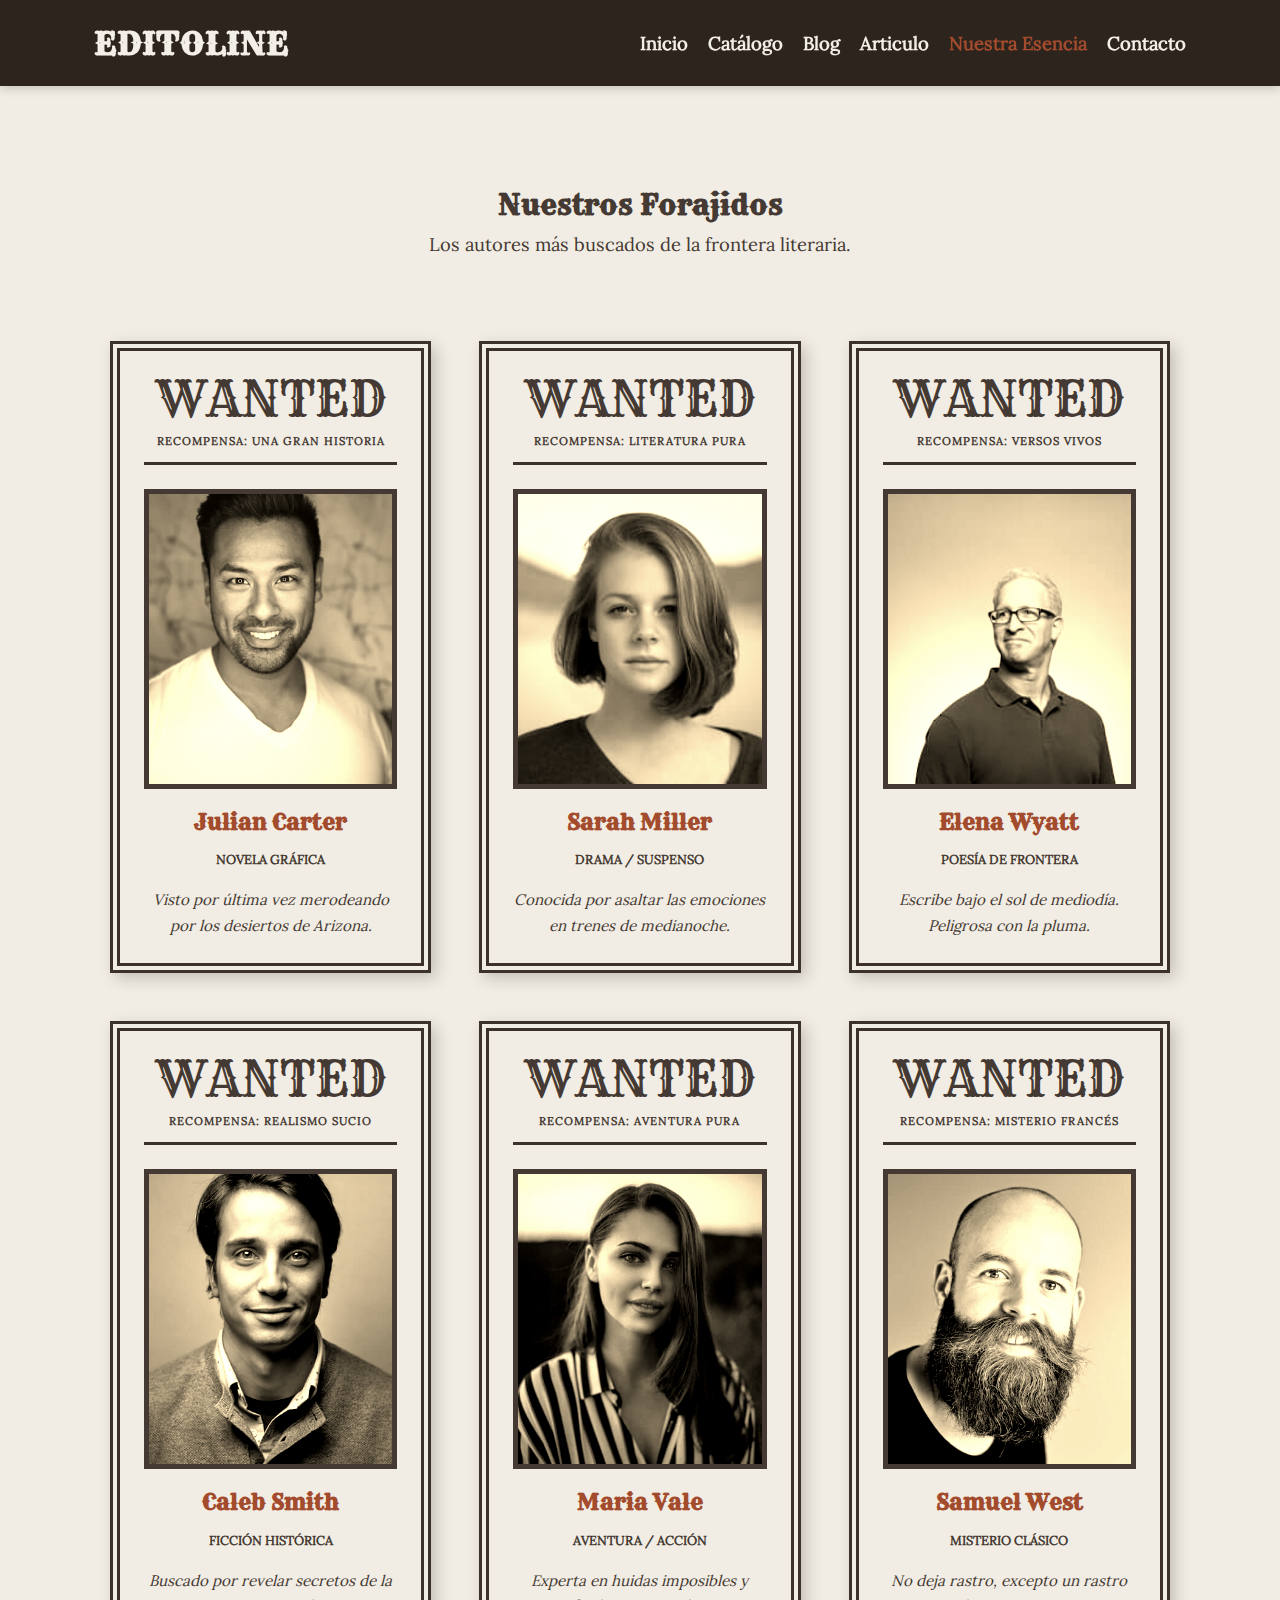
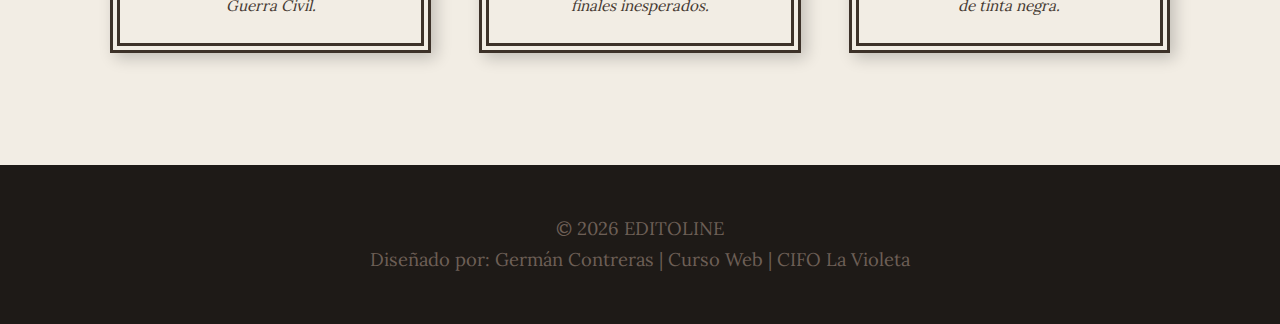
<file: nosotros.html>
<!DOCTYPE html>
<html lang="es">

<head>
    <meta charset="UTF-8">
    <meta name="viewport" content="width=device-width, initial-scale=1.0">
    <meta name="description" content="EDITOLINE - Editorial de autores noveles con estilo Western Moderno.">
    <title>EDITOLINE | Editorial de Nuevos Talentos</title>
    <link rel="stylesheet" href="css/styles.css">
</head>

<body>
    <!-- Header -->
    <header>
        <div class="container header-flex">

            <a href="/">
                <h1>EDITOLINE</h1>
            </a>

            <nav>
                <div id="toggle">
                    <input type="checkbox" id="menu">
                    <label for="menu"> <span class="icon"></span> </label>
                    <ul>
                        <li><a href="/">Inicio</a></li>
                        <li><a href="catalago.html">Catálogo</a></li>
                        <li><a href="blog.html">Blog</a></li>
                        <li><a href="articulo.html">Articulo</a></li>
                        <li><a href="#" class="active">Nuestra Esencia</a></li>
                        <li><a href="/#contacto">Contacto</a></li>
                    </ul>
                </div>

                <div id="laptop">
                    <ul>
                        <li><a href="/">Inicio</a></li>
                        <li><a href="catalago.html">Catálogo</a></li>
                        <li><a href="blog.html">Blog</a></li>
                        <li><a href="articulo.html">Articulo</a></li>
                        <li><a href="#" class="active">Nuestra Esencia</a></li>
                        <li><a href="/#contacto">Contacto</a></li>
                    </ul>
                </div>
            </nav>
        </div>
    </header>

    <!-- Main -->
    <main>

        <!-- Autores -->
        <section class="authors">
            <div class="container">
                <div class="section-header">
                    <h2>Nuestros Forajidos</h2>
                    <p>Los autores más buscados de la frontera literaria.</p>
                </div>

                <div class="wanted-grid">
                    <article class="wanted-poster">
                        <div class="poster-header">
                            <span class="wanted-text">WANTED</span>
                            <span class="reward">RECOMPENSA: UNA GRAN HISTORIA</span>
                        </div>
                        <div class="poster-img">
                            <img src="assets/images/person1.jpeg" alt="Julian Carter">
                        </div>
                        <div class="poster-content">
                            <h3>Julian Carter</h3>
                            <p class="specialty">Novela Gráfica</p>
                            <p class="bio">Visto por última vez merodeando por los desiertos de Arizona.</p>
                        </div>
                    </article>

                    <article class="wanted-poster">
                        <div class="poster-header">
                            <span class="wanted-text">WANTED</span>
                            <span class="reward">RECOMPENSA: LITERATURA PURA</span>
                        </div>
                        <div class="poster-img">
                            <img src="assets/images/person2.jpeg" alt="Sarah Miller">
                        </div>
                        <div class="poster-content">
                            <h3>Sarah Miller</h3>
                            <p class="specialty">Drama / Suspenso</p>
                            <p class="bio">Conocida por asaltar las emociones en trenes de medianoche.</p>
                        </div>
                    </article>

                    <article class="wanted-poster">
                        <div class="poster-header">
                            <span class="wanted-text">WANTED</span>
                            <span class="reward">RECOMPENSA: VERSOS VIVOS</span>
                        </div>
                        <div class="poster-img">
                            <img src="assets/images/person3.jpeg" alt="Elena Wyatt">
                        </div>
                        <div class="poster-content">
                            <h3>Elena Wyatt</h3>
                            <p class="specialty">Poesía de Frontera</p>
                            <p class="bio">Escribe bajo el sol de mediodía. Peligrosa con la pluma.</p>
                        </div>
                    </article>

                    <article class="wanted-poster">
                        <div class="poster-header">
                            <span class="wanted-text">WANTED</span>
                            <span class="reward">RECOMPENSA: REALISMO SUCIO</span>
                        </div>
                        <div class="poster-img">
                            <img src="assets/images/person4.jpeg" alt="Caleb Smith">
                        </div>
                        <div class="poster-content">
                            <h3>Caleb Smith</h3>
                            <p class="specialty">Ficción Histórica</p>
                            <p class="bio">Buscado por revelar secretos de la Guerra Civil.</p>
                        </div>
                    </article>

                    <article class="wanted-poster">
                        <div class="poster-header">
                            <span class="wanted-text">WANTED</span>
                            <span class="reward">RECOMPENSA: AVENTURA PURA</span>
                        </div>
                        <div class="poster-img">
                            <img src="assets/images/person5.jpeg" alt="Maria Vale">
                        </div>
                        <div class="poster-content">
                            <h3>Maria Vale</h3>
                            <p class="specialty">Aventura / Acción</p>
                            <p class="bio">Experta en huidas imposibles y finales inesperados.</p>
                        </div>
                    </article>

                    <article class="wanted-poster">
                        <div class="poster-header">
                            <span class="wanted-text">WANTED</span>
                            <span class="reward">RECOMPENSA: MISTERIO FRANCÉS</span>
                        </div>
                        <div class="poster-img">
                            <img src="assets/images/person6.jpeg" alt="Samuel West">
                        </div>
                        <div class="poster-content">
                            <h3>Samuel West</h3>
                            <p class="specialty">Misterio Clásico</p>
                            <p class="bio">No deja rastro, excepto un rastro de tinta negra.</p>
                        </div>
                    </article>
                </div>
            </div>
        </section>

    </main>

    <footer>
        <div class="container">
            <p>© 2026 EDITOLINE</p>
            <p>Diseñado por: Germán Contreras | Curso Web | CIFO La Violeta</p>
        </div>
    </footer>

</body>

</html>
</file>
<file: css/styles.css>
@charset "utf-8";

/* --- Fonts --- */
@font-face {
    font-family: 'Rye';
    font-style: normal;
    font-weight: 400;
    font-display: swap;
    src: url("../assets/fonts/Rye/Rye-Regular.ttf") format('truetype');
}

@font-face {
    font-family: 'Lora';
    font-style: normal;
    font-weight: 400;
    font-display: swap;
    src: url("../assets/fonts/Lora/Lora-Regular.ttf") format('truetype');
}

/* --- RESET CSS --- */
*,
*::before,
*::after {
	margin: 0;
	padding: 0;
	box-sizing: border-box;
    scroll-behavior: smooth;
}

img,
video,
iframe {
	max-width: 100%;
	display: block;
}

ul {
	list-style: none;
}

a {
	text-decoration: none;
	color: inherit;
}

/* --- VARIABLES --- */
:root {
	/* Paleta Western */
	--bg-main: #fcfaf7;
	--bg-secundary: #f2ede4;
	--bg-header: #2d241e;
	--bg-navbar: #3d3229;
	--bg-card: #ffffff;
	--bg-footer: #1e1a17;

	--text-main: #453a33;
	--text-muted: #6d5f56;
	--text-light: #f4eee8;
	--accent: #a34b2d;
	--accent-hover: #823a23;

	/* Spacing */
	--gap: 2rem;
	--padding-section: 6rem 0;
	--radius: 12px;
	--shadow: 0 4px 12px rgba(0, 0, 0, 0.08);
	--shadow-hover: 0 8px 24px rgba(0, 0, 0, 0.12);

	/* Typography */
	--font-base: clamp(1rem, 0.95rem + 0.25vw, 1.15rem);
	--font-h1: clamp(2.8rem, 2rem + 5vw, 5.5rem);
	--font-h2: clamp(2rem, 1.5rem + 3vw, 3.2rem);
	--ff-head: 'Rye', serif;
	--ff-body: "Lora", serif;
}

/* --- ESTILOS GENERALES --- */
body {
	font-family: var(--ff-body);
	font-size: var(--font-base);
	color: var(--text-main);
	background-color: var(--bg-main);
	line-height: 1.7;
}

h1 {
	font-family: var(--ff-head);
}

h2,
h3 {
	font-family: var(--ff-head);
	font-weight: 700;
}

.container {
	width: 100%;
	padding: 0 1.5rem;
	margin: 0 auto;
}

.section-header {
    text-align: center;
    max-width: 700px;
    margin: 0 auto 4rem;
}

/* --- GRID LAYOUT --- */
body {
	display: grid;
	grid-template-areas:
		"header"
		"main"
		"footer";
	grid-template-rows: auto 1fr auto;
	min-height: 100vh;
}

/* --- Main --- */
main {
	grid-area: main;
}

/* --- Botones --- */
.btn-primary,
.btn-secondary {
	display: inline-block;
	padding: 1rem 2.5rem;
	border-radius: 50px;
	font-family: var(--ff-body);
	font-weight: 700;
	transition: all 0.3s ease;
	cursor: pointer;
	box-shadow: 0 2px 5px rgba(0, 0, 0, 0.1);
    margin-bottom: 2rem;
}

.btn-primary {
	background: var(--accent);
	color: white;
	border: none;
}

.btn-primary:hover {
	background: var(--accent-hover);
	transform: translateY(-2px);
	box-shadow: var(--shadow-hover);
}

.btn-secondary {
	background: transparent;
	color: white;
	border: 2px solid white;
	margin-left: 1rem;
}

.btn-secondary:hover {
	background: white;
	color: var(--bg-header);
}

.btn-card {
    background: var(--bg-header);
    color: var(--text-light);
    padding: 0.6rem 1rem;
    border-radius: 4px;
    font-size: 0.8rem;
    font-family: var(--ff-body);
    text-transform: uppercase;
}

.btn-card:hover {
    background: var(--accent);
    color: white;
}

/* --- HEADER --- */
header {
    grid-area: header;
    background-color: var(--bg-header);
    color: var(--text-light);
	position: sticky;
	top: 0;
	z-index: 1000;
	box-shadow: 0 2px 10px rgba(0, 0, 0, 0.2);
    padding: 1rem 0;
}

h1 {
	margin: 0;
	font-size: 1.5rem;
}

.header-flex {
	display: flex;
	justify-content: space-between;
	align-items: center;
}

/* --- Menú Móvil --- */
#toggle :where(ul, input) {
	display: none;
}

#toggle label {
	display: inline-block;
	width: 50px;
	height: 50px;
	cursor: pointer;
}

#toggle label::before {
	content: "☰";
	font-size: 40px;
	line-height: 50px;
	text-align: center;
	display: block;
}

#toggle input:checked~label::before {
	content: "×";
	font-size: 50px;
}

/* Lista desplegable móvil */
#toggle input:checked~ul {
	display: block;
	position: absolute;
	top: 100%;
	left: 0;
	width: 100%;
    background-color: var(--bg-header);
	z-index: 1000;
	list-style: none;
	padding: 0;
}

#toggle li a {
	display: block;
	padding: 20px;
	color: white;
	text-decoration: none;
	border-bottom: 1px solid var(--bg-navbar);
	text-align: right;
}

#toggle li a.active {
    background-color: var(--accent);
	border-bottom: 1px solid var(--accent-hover);
}


/* --- Menú Laptop --- */
#laptop {
	display: none;
}

#laptop ul {
	display: flex;
	gap: 20px;
	list-style: none;
	margin: 0;
	padding: 0;
}

#laptop a {
	text-decoration: none;
	color: inherit;
	font-weight: bold;
}

#laptop a:hover {
	color: var(--accent-hover);

}

#laptop a.active {
	color: var(--accent);
}

/* --- FOOTER --- */
footer {
    grid-area: footer;
	background: var(--bg-footer);
	color: var(--text-muted);
	padding: 3rem 0;
	text-align: center;
}

/* --- PAGINA HOME --- */

/* Hero */
.hero {
    background-size: cover;
    background-position: center;
    background-attachment: fixed;
    color: white;
    padding: 8rem 0;
    text-align: center;
}

.hero-content { 
    max-width: 800px;
    margin: 0 auto;
}

.hero-content span {
    color: var(--accent); 
    font-weight: bold; 
    text-transform: uppercase; 
    letter-spacing: 2px;
}

.hero-content h2 {
    margin-top: 1rem;
    color: white; 
    font-size: var(--font-h2); 
}

.hero-actions {
    margin-top: 1rem;
}

/* --- Featured --- */
.featured { 
    background-color: var(--bg-main); 
    padding: var(--padding-section); 
}

.card-grid {
	display: flex;
	flex-direction: column;
	gap: var(--gap);
}

.card {
	background: var(--bg-card);
	border-radius: var(--radius);
	overflow: hidden;
	box-shadow: var(--shadow);
	transition: transform 0.3s ease, box-shadow 0.3s ease;
}

.card:hover {
	transform: translateY(-10px);
	box-shadow: var(--shadow-hover);
}

.card img {
	width: 100%;
	height: 250px;
	object-fit: cover;
}

.card-body {
	padding: 2rem;
}

.author {
    color: var(--accent);
    font-weight: bold;
    font-size: 0.9rem;
}

/* --- Media --- */
.media {
  background-color: var(--bg-secundary);
  padding: var(--padding-section);
}

.media-container {
  display: flex;
  flex-direction: column;
  gap: 3rem;
  align-items: center;
}

.video-card {
  width: 100%;
  border-radius: var(--radius);
  overflow: hidden;
  box-shadow: var(--shadow-hover);
}

blockquote {
    font-size: 1.5rem;
    font-style: italic;
    color: var(--accent);
    margin-top: 2rem;
    padding-left: 1rem;
    border-left: 4px solid var(--accent);
}

/* --- Location --- */
.location {
    background-color: var(--bg-main);
    padding: var(--padding-section);
}

.map-wrapper {
    border-radius: var(--radius);
    overflow: hidden;
    box-shadow: var(--shadow);
    height: 400px;
}

.map-wrapper iframe {
    width: 100%;
    height: 100%;
}

/* --- Contact --- */
.contact {
    background-color: var(--bg-secundary);
    padding: var(--padding-section);
}

.contact-box {
    background: white;
    padding: 3rem;
    border-radius: var(--radius);
    box-shadow: var(--shadow-hover);
    max-width: 800px;
    margin: 0 auto;
}

.form-group {
    margin-bottom: 1.5rem;
    display: flex;
    flex-direction: column;
}

.form-group label {
    font-family: var(--ff-body);
    font-weight: 700;
    margin-bottom: 0.5rem;
}

.form-group input,
.form-group select,
.form-group textarea {
    padding: 1rem;
    border: 2px solid #eee;
    border-radius: 8px;
    font-family: var(--ff-body);
    transition: border-color 0.3s;
}

.form-group input:focus {
    border-color: var(--accent);
    outline: none;
}

/* --- PAGINA CATALAGO --- */

/* Filtros */
.filters {
    background-color: var(--bg-sec-1);
    padding: var(--padding-section);
}

.filter-bar {
    display: flex;
    flex-wrap: wrap;
    justify-content: center;
    gap: 1rem;
    margin-bottom: 2.5rem;
}

.filter-chip {
    padding: 0.6rem 1.5rem;
    border-radius: 20px;
    border: 1px solid #d7ccc8;
    background: white;
    font-family: var(--ff-body);
    font-size: 0.85rem;
    cursor: pointer;
    transition: all 0.3s;
}

.filter-chip.active,
.filter-chip:hover {
    background: var(--accent);
    color: white;
    border-color: var(--accent);
    box-shadow: 0 2px 8px rgba(163, 75, 45, 0.3);
}

/* Book Card */
.book-card {
    background: white;
    border-radius: var(--radius);
    overflow: hidden;
    box-shadow: var(--shadow);
    transition: all 0.3s;
    position: relative;
    display: flex;
    flex-direction: column;
}

.book-card:hover {
    transform: translateY(-5px);
    box-shadow: var(--shadow-hover);
}

.book-badge {
    position: absolute;
    top: 15px;
    left: 15px;
    background: var(--accent);
    color: white;
    padding: 0.3rem 0.8rem;
    border-radius: 4px;
    font-size: 0.75rem;
    font-weight: bold;
    z-index: 10;
}

.book-card img {
    width: 100%;
    height: 320px;
    object-fit: cover;
}

.book-info {
    padding: 1.5rem;
    text-align: center;
    flex-grow: 1;
    display: flex;
    flex-direction: column;
}

.book-info h3 {
    font-size: 1.3rem;
    margin-bottom: 0.5rem;
}

.book-author {
    color: var(--accent);
    font-weight: bold;
    font-size: 0.9rem;
    display: block;
    margin-bottom: 0.5rem;
}

.book-genre {
    color: var(--text-muted);
    font-size: 0.85rem;
    font-style: italic;
    margin-bottom: 1rem;
}

.book-price {
    font-family: var(--ff-body);
    font-weight: 700;
    font-size: 1.2rem;
    margin-top: auto;
    margin-bottom: 1.5rem;
}

/* --- LÓGICA DE FILTRADO --- */

/* Ocultar inputs */
.filters input[type="radio"] {
    display: none;
}



/* Lógica de visibilidad */
#novela:checked ~ .catalog-flex .book-card:not(.novela),
#historia:checked ~ .catalog-flex .book-card:not(.historia),
#poesia:checked ~ .catalog-flex .book-card:not(.poesia) {
    display: none;
}

/* Mostrar y animar los libros seleccionados */
#all:checked ~ .catalog-flex .book-card,
#novela:checked ~ .catalog-flex .book-card.novela,
#historia:checked ~ .catalog-flex .book-card.historia,
#poesia:checked ~ .catalog-flex .book-card.poesia {
    display: flex;
    animation: fadeInBook 0.5s ease forwards;
}

/* Estado activo de los botones (Chips) */
#all:checked ~ .filter-bar label[for="all"],
#novela:checked ~ .filter-bar label[for="novela"],
#historia:checked ~ .filter-bar label[for="historia"],
#poesia:checked ~ .filter-bar label[for="poesia"] {
    background: var(--accent);
    color: white;
    border-color: var(--accent);
    box-shadow: 0 2px 8px rgba(163, 75, 45, 0.3);
}

.catalog-flex {
    display: flex;
    flex-direction: column;
    gap: var(--gap);
}

.filter-chip {
    display: inline-block;
    padding: 0.6rem 1.5rem;
    border-radius: 20px;
    border: 1px solid #d7ccc8;
    background: white;
    cursor: pointer;
    transition: 0.3s;
    user-select: none;
}


/* --- PÁGINA NOSOTROS  --- */

/* --- SECCIÓN AUTORES --- */
.authors {
    background-color: var(--bg-secundary);
    padding: var(--padding-section);
}

/* Contenedor  */
.wanted-grid {
    display: flex;
    gap: 3rem;
    padding: 1rem;
    flex-wrap: wrap;
}

/* Poster */
.wanted-poster {
    flex: 1 1 calc(100% - var(--gap));
    background-color: var(--bg-secundary);
    border: 10px double var(--bg-navbar);
    padding: 1.5rem;
    text-align: center;
    box-shadow: 5px 5px 15px rgba(0,0,0,0.2);
    transition: transform 0.4s ease;
}

.poster-header {
    border-bottom: 3px solid var(--bg-navbar);
    margin-bottom: 1.5rem;
    padding-bottom: 0.5rem;
}

.wanted-text {
    display: block;
    font-family: var(--ff-head);
    font-size: 3rem;
    color: #453a33;
    line-height: 1;
}

.reward {
    font-family: var(--ff-sub);
    font-size: 0.7rem;
    font-weight: bold;
    letter-spacing: 1px;
}

.poster-img {
    background: #453a33;
    padding: 5px;
    margin-bottom: 1rem;
    height: 300px;
    width: 100%;
}

.poster-img img {
    width: 100%;
    height: 100%;
    object-fit: cover;
    filter: sepia(1) contrast(1.2) grayscale(0.2);
    transition: filter 0.5s ease;
}

.wanted-poster:hover {
    transform: scale(1.03) rotate(1deg);
}

.wanted-poster:hover .poster-img img {
    filter: sepia(0) contrast(1);
}

.poster-content h3 {
    font-family: var(--ff-head);
    color: var(--accent);
    margin-bottom: 0.5rem;
}

.specialty {
    font-family: var(--ff-sub);
    font-weight: bold;
    text-transform: uppercase;
    font-size: 0.8rem;
    margin-bottom: 1rem;
}

.bio {
    font-style: italic;
    font-size: 0.95rem;
}

/* --- PÁGINA BLOG --- */

.blog-page {
    padding: var(--padding-section);
}

.blog-flex-layout {
    display: flex;
    flex-direction: column;
    gap: 4rem;
    align-items: flex-start; 
}

/* Columna de Artículos */
.blog-main-content {
    width: 100%;
}

.posts-container {
    display: flex;
    flex-direction: column;
    gap: 3rem;
}

.blog-entry {
    background: var(--bg-card);
    border-radius: var(--radius);
    overflow: hidden;
    box-shadow: var(--shadow);
    display: flex;
    flex-direction: column;
    transition: transform 0.3s ease;
}

.blog-entry:hover {
    transform: translateX(8px);
}

.entry-image img {
    width: 100%;
    height: 250px;
    object-fit: cover;
}

.entry-body {
    padding: 2rem;
}

.entry-meta {
    font-size: 0.8rem;
    color: var(--accent);
    font-weight: bold;
    text-transform: uppercase;
    display: block;
    margin-bottom: 0.5rem;
}

.entry-body h3 {
    font-size: 1.8rem;
    margin-bottom: 1rem;
    color: var(--bg-header);
}

.read-more {
    display: inline-block;
    margin-top: 1.5rem;
    color: var(--accent);
    font-weight: 700;
}

.article-text {
    line-height: 1.8; 
    color: var(--text-main);
}

.article-text p {
   font-size: 1.25rem; 
   margin: 2rem 0; 
   font-weight: 500;
}

.article-text blockquote {
    border-left: 5px solid var(--accent); 
    padding-left: 1.5rem; margin: 2.5rem 0; 
    font-style: italic; font-size: 1.5rem; 
    color: var(--bg-header); 
    font-family: var(--ff-sub);
}

.article-text img {
    margin: 2.5rem 0; 
    border-radius: var(--radius); 
    width: 100%; 
    box-shadow: var(--shadow);
}

/* --- SIDEBAR STICKY LOGIC --- */
.blog-sidebar {
    width: 100%;
}

.sidebar-widget {
    background-color: var(--bg-secundary);
    padding: 2rem;
    border-radius: var(--radius);
    margin-bottom: 2rem;
    border: 1px solid #e0d5c1;
}

.sidebar-widget h3 {
    font-size: 1.2rem;
    margin-bottom: 1.5rem;
    border-bottom: 2px solid var(--accent);
    display: inline-block;
}

.search-box input {
    width: 100%;
    padding: 0.8rem;
    border: 2px solid #ddd;
    border-radius: 8px;
    font-family: var(--ff-body);
}

.widget-list li {
    padding: 0.5rem 0;
    border-bottom: 1px dashed #ccc;
}

.mini-post a {
    display: block;
    margin-bottom: 0.8rem;
    font-weight: bold;
    text-decoration: underline;
}

/* Paginación */
.blog-pagination {
    margin-top: 4rem;
    display: flex;
    justify-content: center;
    gap: 0.5rem;
}

.page-number, .page-btn {
    padding: 0.6rem 1rem;
    border: 1px solid var(--accent);
    color: var(--accent);
    border-radius: 4px;
    font-weight: bold;
}

.page-number.active {
    background: var(--accent);
    color: white;
}

/* --- MEDIA QUERIES --- */

/* Smartphones */
@media (min-width: 576px) {
	.container {
		max-width: 540px;
	}
}

/* --- Tablets --- */
@media (min-width: 768px) {
	.container {
		max-width: 720px;
	}

	.card-grid {
		flex-direction: row;
		flex-wrap: wrap;
	}

	.card {
		flex: 1 1 calc(50% - var(--gap));
	}

	.form-row {
		display: flex;
		gap: var(--gap);
	}

	.form-row .form-group {
		flex: 1;
	}

    /* --- Nosotros --- */
    .wanted-poster {
        flex: 1 1 calc(50% - var(--gap));
        max-width: 46%;
    }

	/* --- Catalago --- */
	.catalog-flex {
		flex-direction: row;
		flex-wrap: wrap;
	}

	.book-card {
		flex: 1 1 calc(50% - var(--gap));
	}

}

/* --- Laptops --- */
@media (min-width: 992px) {
	.container {
		max-width: 960px;
	}

    /* Esconde hamburguesa */
	#toggle {
		display: none;
	}

	/* Muestra menú horizontal */
	#laptop {
		display: block;
	}

	h1 {
		font-size: 2rem;
	}

    /* --- blog --- */
    .blog-flex-layout {
        flex-direction: row;
    }

    .blog-main-content {
        flex: 2.5;
    }

    .blog-sidebar {
        flex: 1;
        position: -webkit-sticky;
        position: sticky;
        top: 120px; 
        height: fit-content;
    }

    .blog-entry {
        flex-direction: row;
    }

    .entry-image {
        flex: 1;
    }

    .entry-body {
        flex: 1.5;
    }
}

/* --- Desktops --- */
@media (min-width: 1200px) {
	.container {
		max-width: 1140px;
	}

	.card {
		flex: 1;
	}

	.media-container {
		flex-direction: row;
	}

	.video-card,
	.media-text {
		flex: 1;
	}

	.nav-area ul {
		justify-content: flex-end;
	}
    
	/* --- Catalago --- */
	.book-card {
		flex: 1 1 calc(33.333% - var(--gap));
	}

    /* --- Nosotros --- */
    .wanted-poster {
        flex: 1 1 calc(33.333% - var(--gap));
    }
}

/* Large devices HD */
@media (min-width: 1400px) {
	.container {
		max-width: 1320px;
	}

	:root {
		--padding-section: 8rem 0;
	}
}

/* --- ANIMACIONES --- */
@keyframes fadeInBook {
    from { opacity: 0; transform: translateY(10px); }
    to { opacity: 1; transform: translateY(0); }
}
</file>
